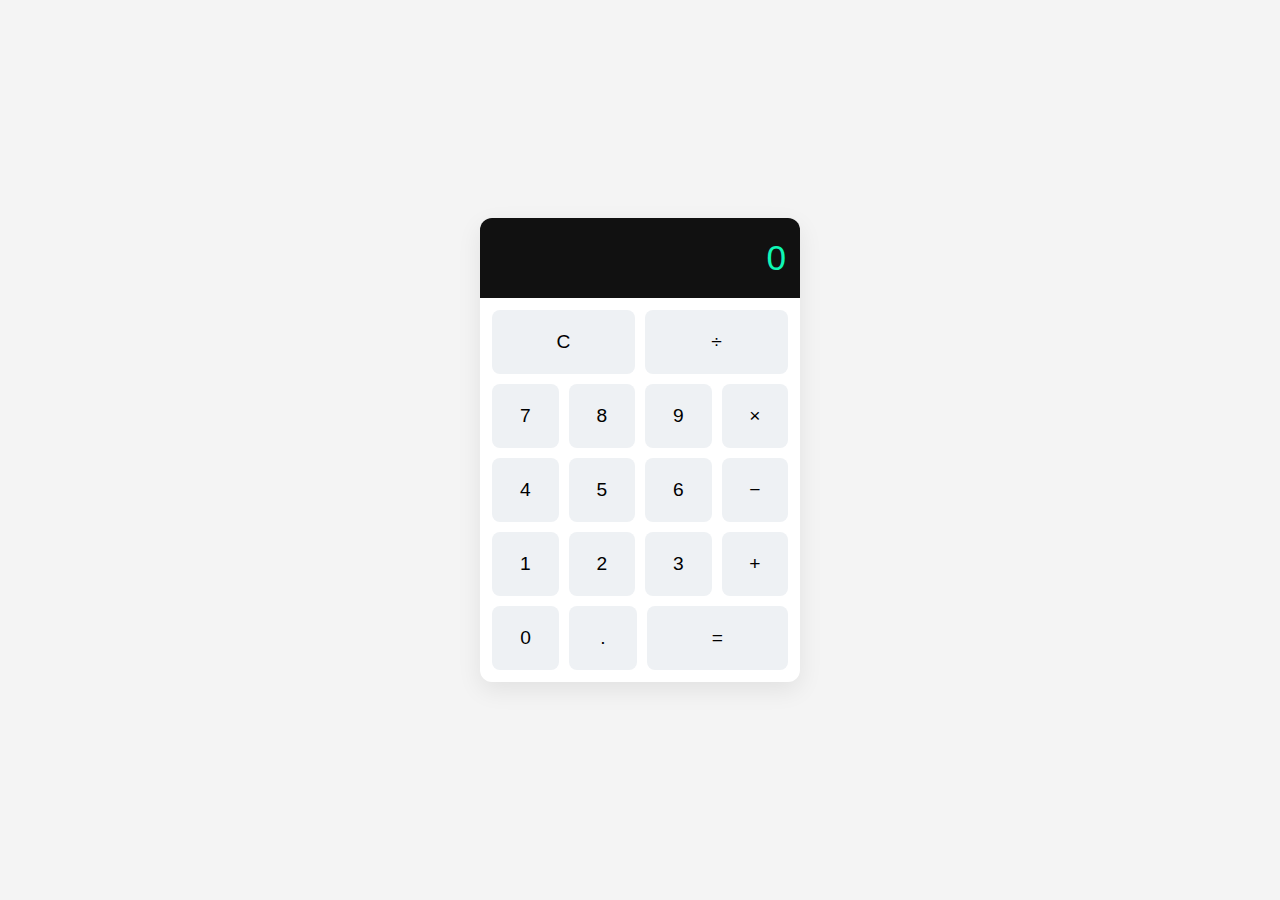
<file: Calculator/index.html>
<!DOCTYPE html>
<html lang="en">
<head>
  <meta charset="UTF-8" />
  <meta name="viewport" content="width=device-width, initial-scale=1.0"/>
  <title>Simple Calculator</title>
  <link rel="stylesheet" href="css/style.css" />
</head>
<body>
  <div class="calc">
    <div class="display" id="display">0</div>

    <div class="keys">
      <!-- Top row -->
      <button class="btn span-2" data-action="clear">C</button>
      <button class="btn span-2" data-action="op" data-op="÷">÷</button>

      <!-- Digits + ops -->
      <button class="btn" data-action="digit">7</button>
      <button class="btn" data-action="digit">8</button>
      <button class="btn" data-action="digit">9</button>
      <button class="btn" data-action="op" data-op="×">×</button>

      <button class="btn" data-action="digit">4</button>
      <button class="btn" data-action="digit">5</button>
      <button class="btn" data-action="digit">6</button>
      <button class="btn" data-action="op" data-op="−">−</button>

      <button class="btn" data-action="digit">1</button>
      <button class="btn" data-action="digit">2</button>
      <button class="btn" data-action="digit">3</button>
      <button class="btn" data-action="op" data-op="+">+</button>

      <button class="btn" data-action="digit">0</button>
      <button class="btn" data-action="dot">.</button>
      <button class="btn span-2" data-action="equals">=</button>
    </div>
  </div>

  <script src="calculator.js" ></script>
</body>
</html>
</file>
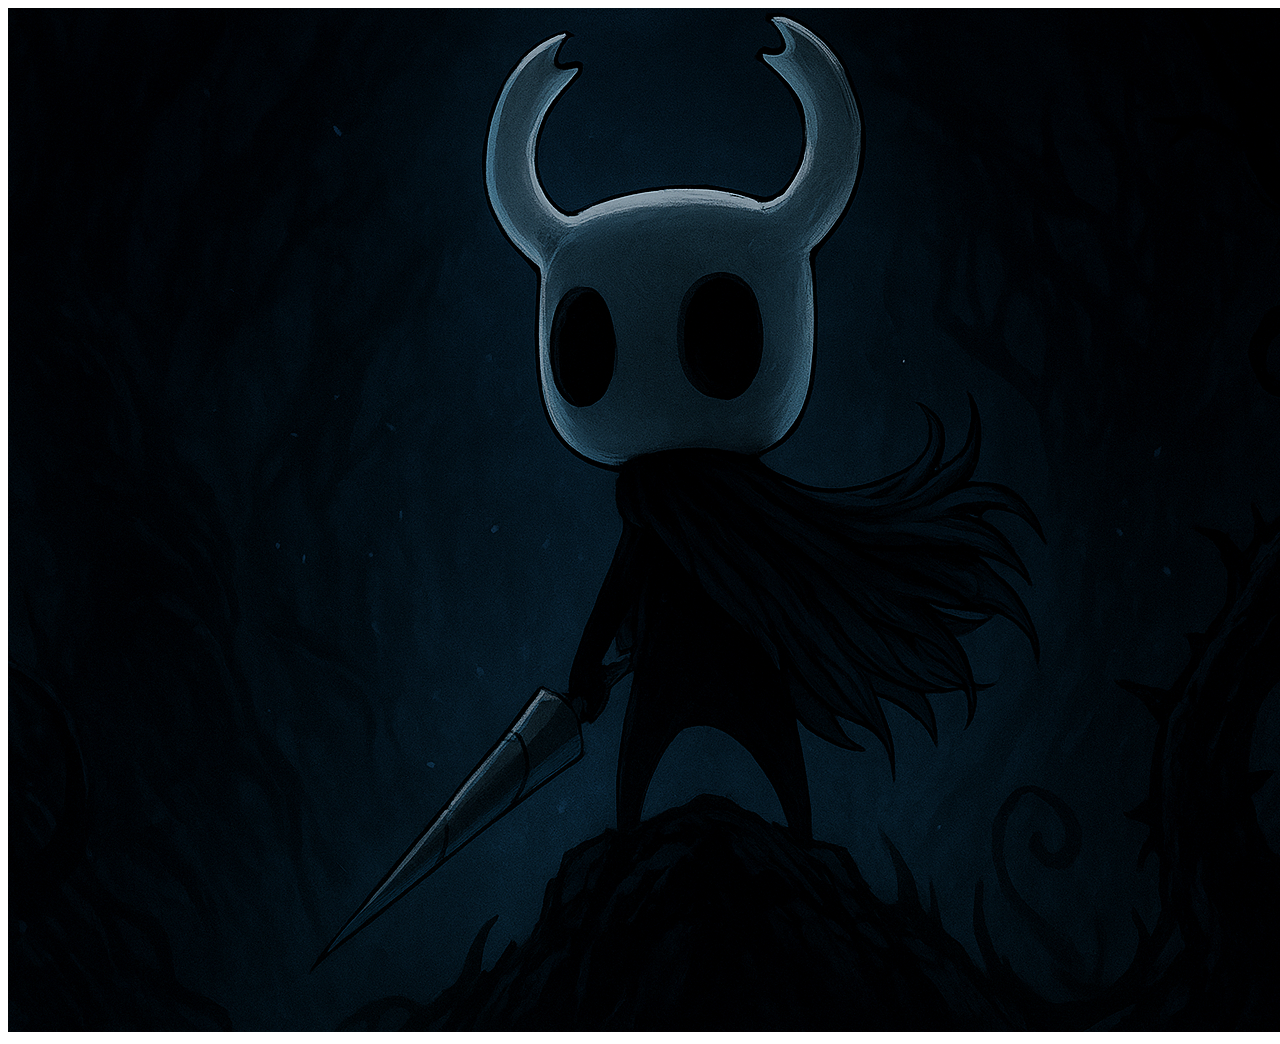
<file: JS100/index.html>
<!DOCTYPE html>
<html lang="en">
<head>
    <meta charset="UTF-8">
    <meta name="viewport" content="width=device-width, initial-scale=1.0">
    <title>100 Challenges</title>
</head>
<body>
    <img id="myImage" src="hollow.png" alt="My Image">
    <script type="module"  src="script.js"></script> 
</body>
</html>
</file>
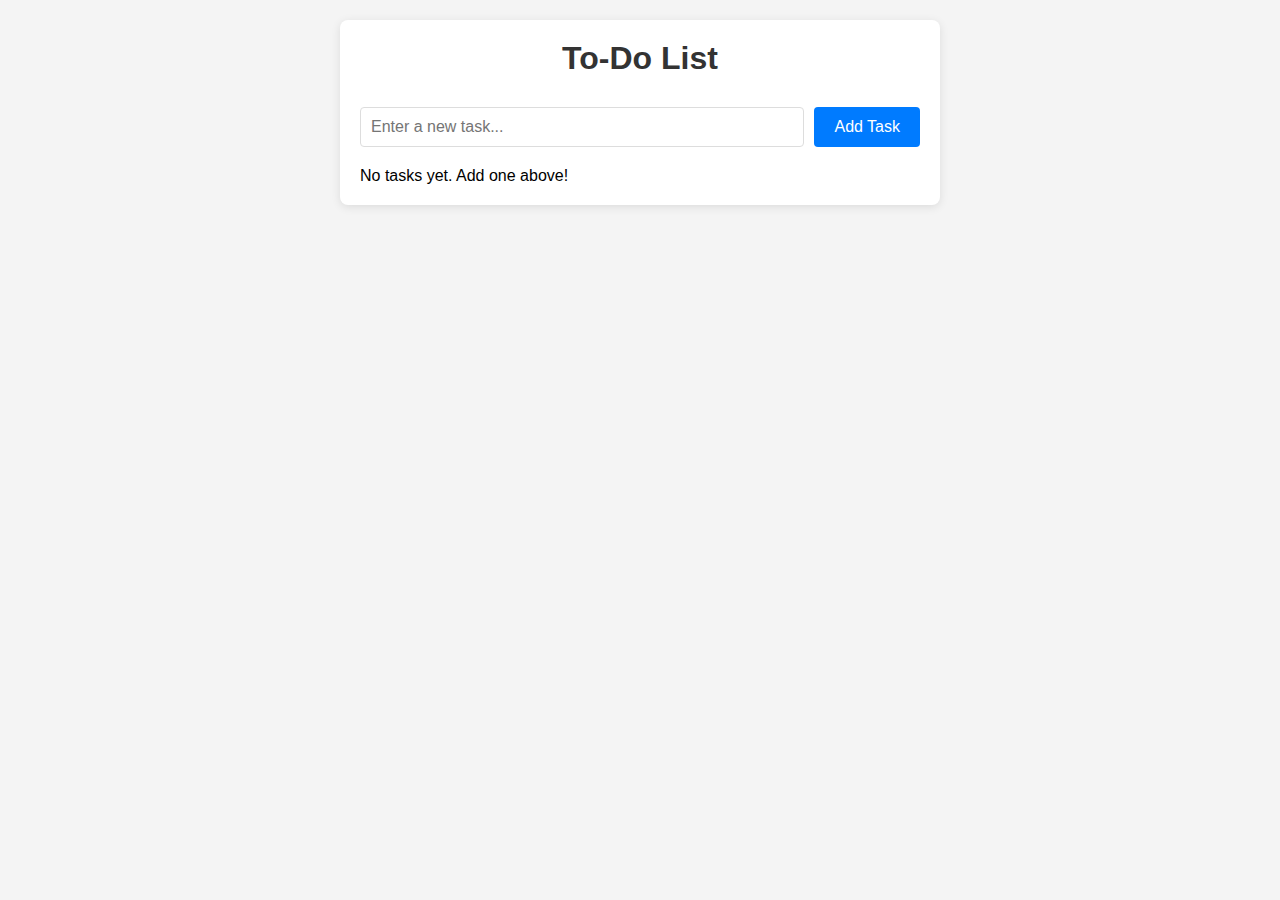
<file: ToDo/index.html>
<!DOCTYPE html>
<html lang="en">

<head>
    <meta charset="UTF-8">
    <meta name="viewport" content="width=device-width, initial-scale=1.0">
    <title>JavaScript To-Do List</title>
    <link rel="stylesheet" href="css/style.css">
</head>

<body>
    <div class="container">
        <h1>To-Do List</h1>

        <div class="input-section">
            <input type="text" id="taskInput" placeholder="Enter a new task..." maxlength="100">
            <button id="addButton">Add Task</button>
        </div>

        <ul id="taskList">
            <li class="empty-message">No tasks yet. Add one above!</li>
        </ul>
    </div>
    <script src="script.js"></script>
</body>

</html>
</file>
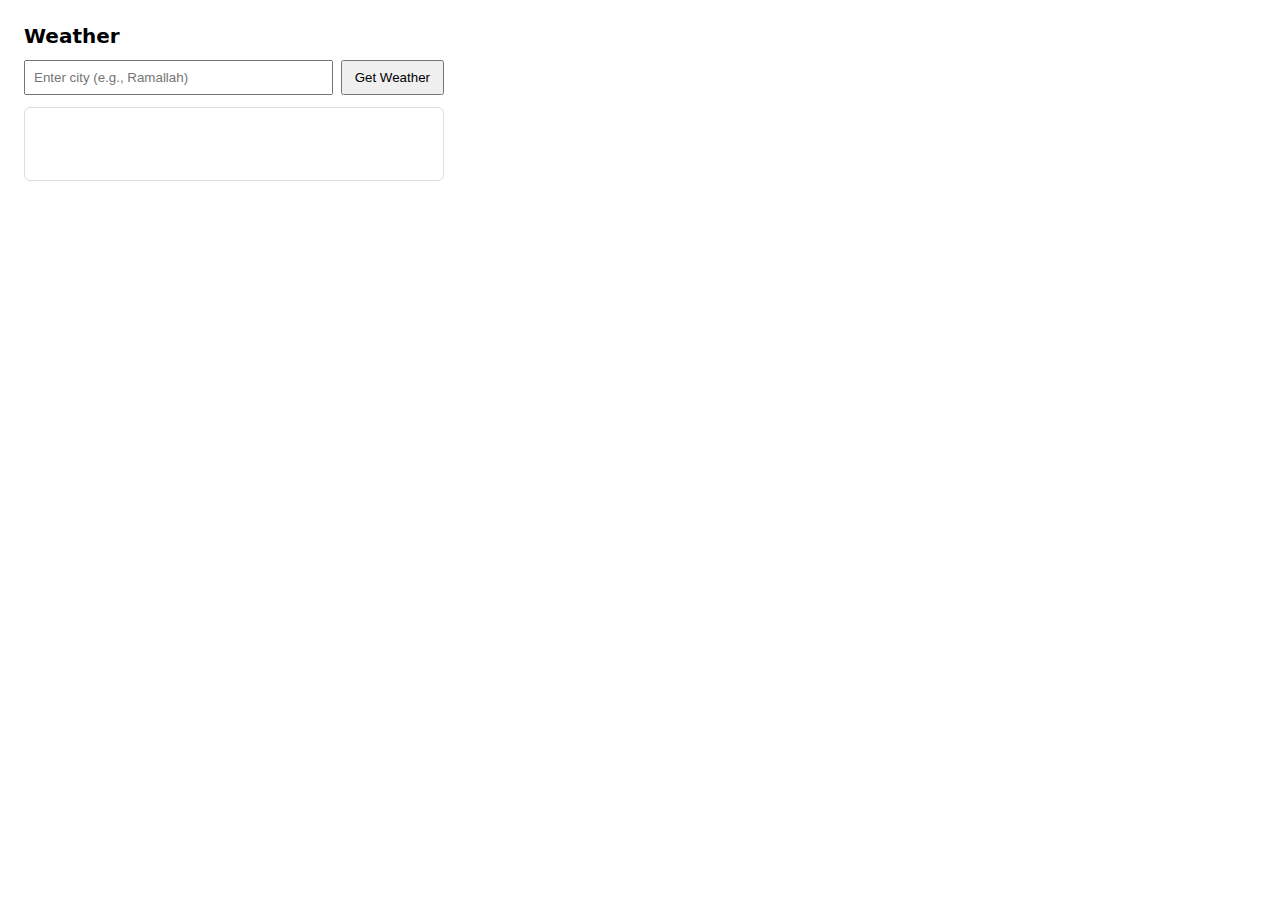
<file: Weather/index.html>
<!doctype html>
<html lang="en">
<head>
  <meta charset="utf-8" />
  <title>Simple Weather</title>
  <meta name="viewport" content="width=device-width, initial-scale=1" />
  <link rel="stylesheet" href="css/style.css" />
</head>
<body>
  <h1>Weather</h1>

  <form id="weather-form">
    <input id="city" type="text" placeholder="Enter city (e.g., Ramallah)" required />
    <button type="submit">Get Weather</button>
  </form>

  <div id="result"></div>
  <script src="script.js"></script>
</body>
</html>
</file>
<file: Calculator/css/style.css>
* {
  box-sizing: border-box;
}
body {
  margin: 0;
  min-height: 100vh;
  display: grid;
  place-items: center;
  font-family: Arial, sans-serif;
  background: #f4f4f4;
}

.calc {
  width: 320px;
  background: #fff;
  border-radius: 12px;
  box-shadow: 0 8px 24px rgba(0, 0, 0, 0.08);
  overflow: hidden;
}

.display {
  padding: 20px 14px;
  text-align: right;
  font-size: 2.2rem;
  background: #111;
  color: #0ff7b6;
  white-space: nowrap;
  overflow: hidden;
  text-overflow: ellipsis;
  font-variant-numeric: tabular-nums;
}

.keys {
  display: flex;
  flex-wrap: wrap; 
  gap: 10px;
  padding: 12px;
}

.keys .btn {
  flex: 1 0 calc(25% - 10px); 
  height: 64px;
  display: flex;
  align-items: center;
  justify-content: center;
  border: none;
  border-radius: 8px;
  background: #eef1f4;
  font-size: 1.2rem;
  cursor: pointer;
  transition: background 0.1s, transform 0.05s;
}
.keys .btn:hover {
  background: #e4e8ec;
}

.keys .btn:active {
  transform: translateY(1px);
}

.keys .span-2 {
  flex: 1 0 calc(50% - 10px);
}

.btn {
  display: flex;
  align-items: center;
  justify-content: center;
  margin: 0;
  padding: 0;
  width: 100%;
  height: 100%;
  border: none;
  border-radius: 10px;
  background: #eef1f4;
  font-size: 1.2rem;
  cursor: pointer;
}
.btn:hover {
  background: #e4e8ec;
}
.btn:active {
  transform: translateY(1px);
}
.btn:focus-visible {
  outline: 2px solid #007bff;
  outline-offset: 2px;
}

.span-2 {
  grid-column: span 2;
}
</file>
<file: ToDo/css/style.css>
* {
  margin: 0;
  padding: 0;
  box-sizing: border-box;
}

body {
  font-family: Arial, sans-serif;
  background-color: #f4f4f4;
  padding: 20px;
}

.container {
  max-width: 600px;
  margin: 0 auto;
  background: white;
  border-radius: 8px;
  padding: 20px;
  box-shadow: 0 2px 10px rgba(0, 0, 0, 0.1);
}

h1 {
  text-align: center;
  color: #333;
  margin-bottom: 30px;
}

.input-section {
  display: flex;
  margin-bottom: 20px;
  gap: 10px;
}

#taskInput {
  flex: 1;
  padding: 10px;
  border: 1px solid #ddd;
  border-radius: 4px;
  font-size: 16px;
}

#addButton {
  padding: 10px 20px;
  background-color: #007bff;
  color: white;
  border: none;
  border-radius: 4px;
  cursor: pointer;
  font-size: 16px;
}

#addButton:hover {
  background-color: #0056b3;
}

#taskList {
  list-style: none;
}

.completed {
  text-decoration: line-through;
  color: #888;
}

button {
  cursor: pointer;
}

li button {
  margin-left: 10px;
  padding: 4px 8px;
  border: none;
  background-color: #ff4d4d;
  color: white;
  border-radius: 4px;
  font-size: 0.9em;
}

li button:hover {
  background-color: #e60000;
}

/* Checkbox spacing */
li input[type="checkbox"] {
  margin-right: 8px;
}
</file>
<file: Weather/css/style.css>
body {
  font-family: system-ui, Arial, sans-serif;
  margin: 24px;
  max-width: 420px;
}
h1 {
  font-size: 1.25rem;
  margin: 0 0 12px;
}
form {
  display: flex;
  gap: 8px;
  margin-bottom: 12px;
}
input {
  flex: 1;
  padding: 8px;
}
button {
  padding: 8px 12px;
  cursor: pointer;
}
#result {
  border: 1px solid #ddd;
  padding: 12px;
  border-radius: 6px;
  min-height: 48px;
}
</file>
